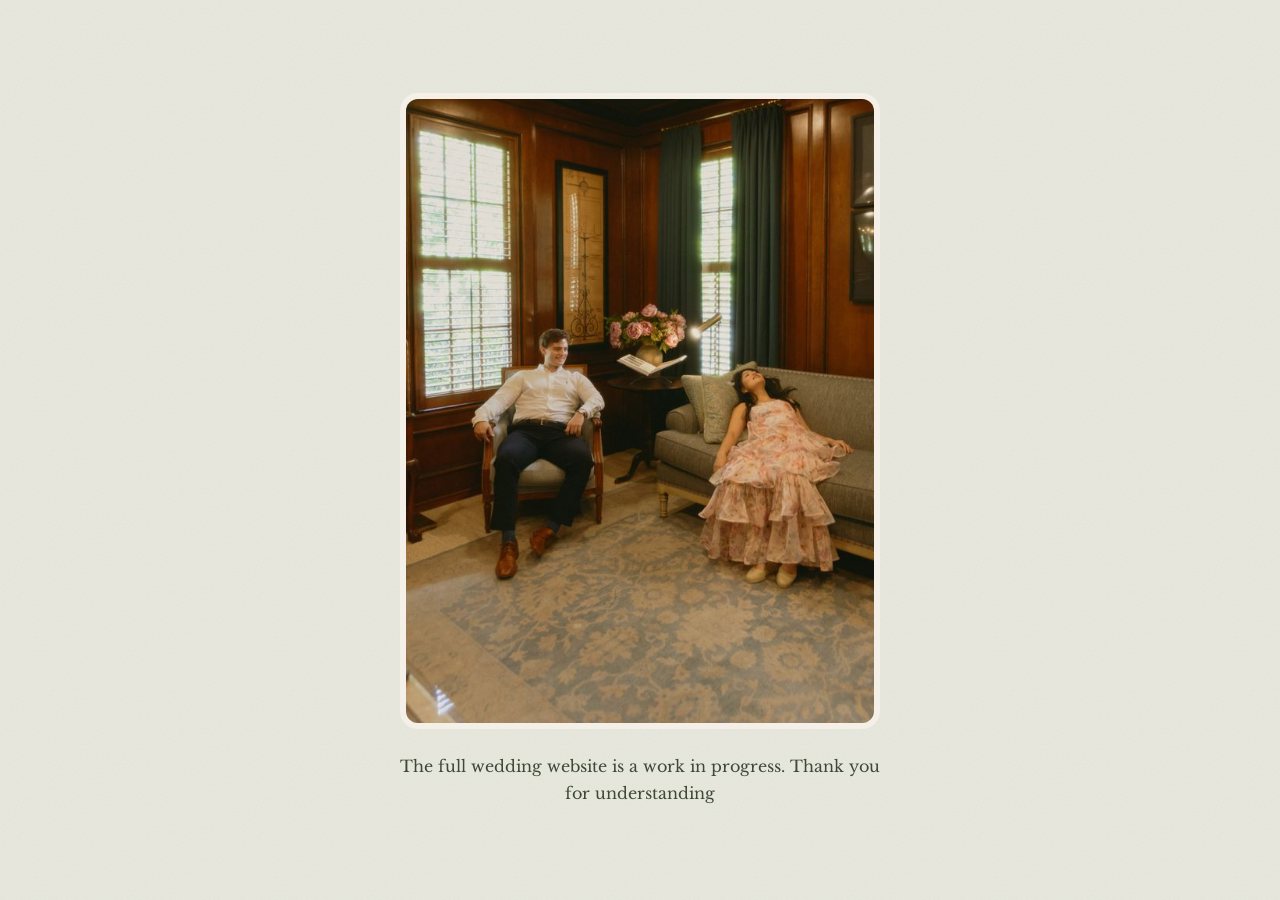
<file: index.html>
<!doctype html>
<html lang="en">
<head>
<meta charset="utf-8">
<meta name="viewport" content="width=device-width, initial-scale=1">
<meta name="robots" content="noindex">
<title>Trisa &amp; Charles · June 26, 2027</title>
<meta name="description" content="The full wedding website is a work in progress. Thank you for understanding">
<meta property="og:title" content="Trisa &amp; Charles · June 26, 2027">
<meta property="og:description" content="The full wedding website is a work in progress. Thank you for understanding">
<meta property="og:image" content="https://trisaandcharleswedding.com/assets/img/armchair.jpg">
<meta property="og:url" content="https://trisaandcharleswedding.com/">
<link rel="icon" href="/assets/favicon.svg?v=mangosteen" type="image/svg+xml">
<link rel="preconnect" href="https://fonts.googleapis.com">
<link rel="preconnect" href="https://fonts.gstatic.com" crossorigin>
<link href="https://fonts.googleapis.com/css2?family=Libre+Baskerville:wght@400&amp;display=swap" rel="stylesheet">
<link rel="stylesheet" href="/style.css">
</head>
<body class="placeholder-page">
<main class="placeholder-content">
  <img class="placeholder-photo"
       src="/assets/img/armchair.jpg"
       srcset="/assets/img/armchair-800.jpg 600w, /assets/img/armchair.jpg 1200w"
       sizes="(max-width: 528px) calc(100vw - 48px), 480px"
       width="1200" height="1600" fetchpriority="high"
       alt="Charles sitting in an armchair beside Trisa reclining on a sofa">
  <p>The full wedding website is a work in progress. Thank you for understanding</p>
</main>
</body>
</html>
</file>
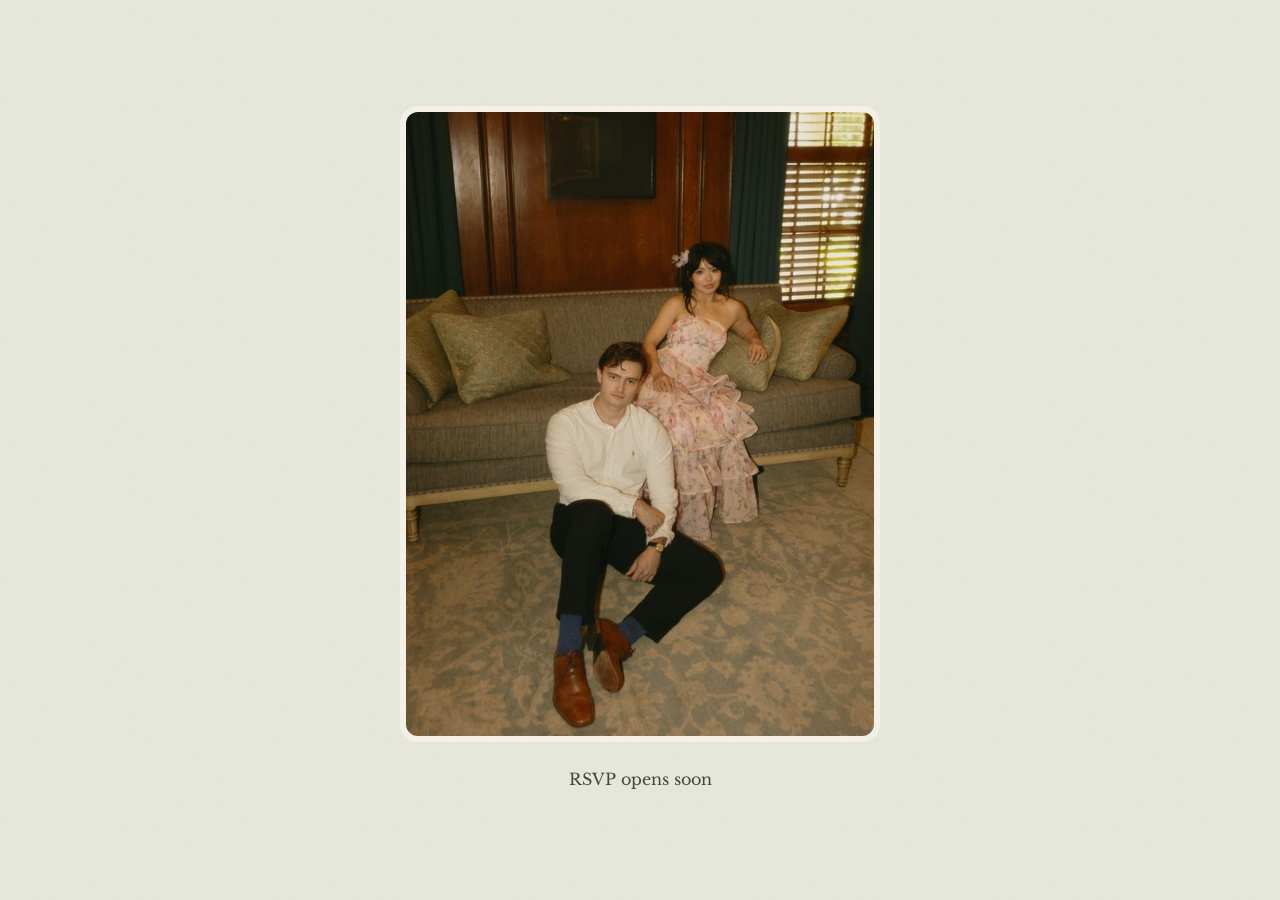
<file: rsvp/index.html>
<!doctype html>
<html lang="en">
<head>
<meta charset="utf-8">
<meta name="viewport" content="width=device-width, initial-scale=1">
<meta name="robots" content="noindex">
<title>RSVP · Trisa &amp; Charles</title>
<meta name="description" content="RSVP opens soon">
<meta property="og:title" content="RSVP · Trisa &amp; Charles">
<meta property="og:description" content="RSVP opens soon">
<meta property="og:image" content="https://trisaandcharleswedding.com/assets/img/sofa.jpg">
<meta property="og:url" content="https://trisaandcharleswedding.com/rsvp/">
<link rel="icon" href="/assets/favicon.svg?v=mangosteen" type="image/svg+xml">
<link rel="preconnect" href="https://fonts.googleapis.com">
<link rel="preconnect" href="https://fonts.gstatic.com" crossorigin>
<link href="https://fonts.googleapis.com/css2?family=Libre+Baskerville:wght@400&amp;display=swap" rel="stylesheet">
<link rel="stylesheet" href="/style.css">
</head>
<body class="placeholder-page">
<main class="placeholder-content">
  <img class="placeholder-photo"
       src="/assets/img/sofa.jpg"
       srcset="/assets/img/sofa-800.jpg 600w, /assets/img/sofa.jpg 1200w"
       sizes="(max-width: 528px) calc(100vw - 48px), 480px"
       width="1200" height="1600" fetchpriority="high"
       alt="Charles seated on the floor in front of Trisa on a sofa">
  <p>RSVP opens soon</p>
</main>
</body>
</html>
</file>
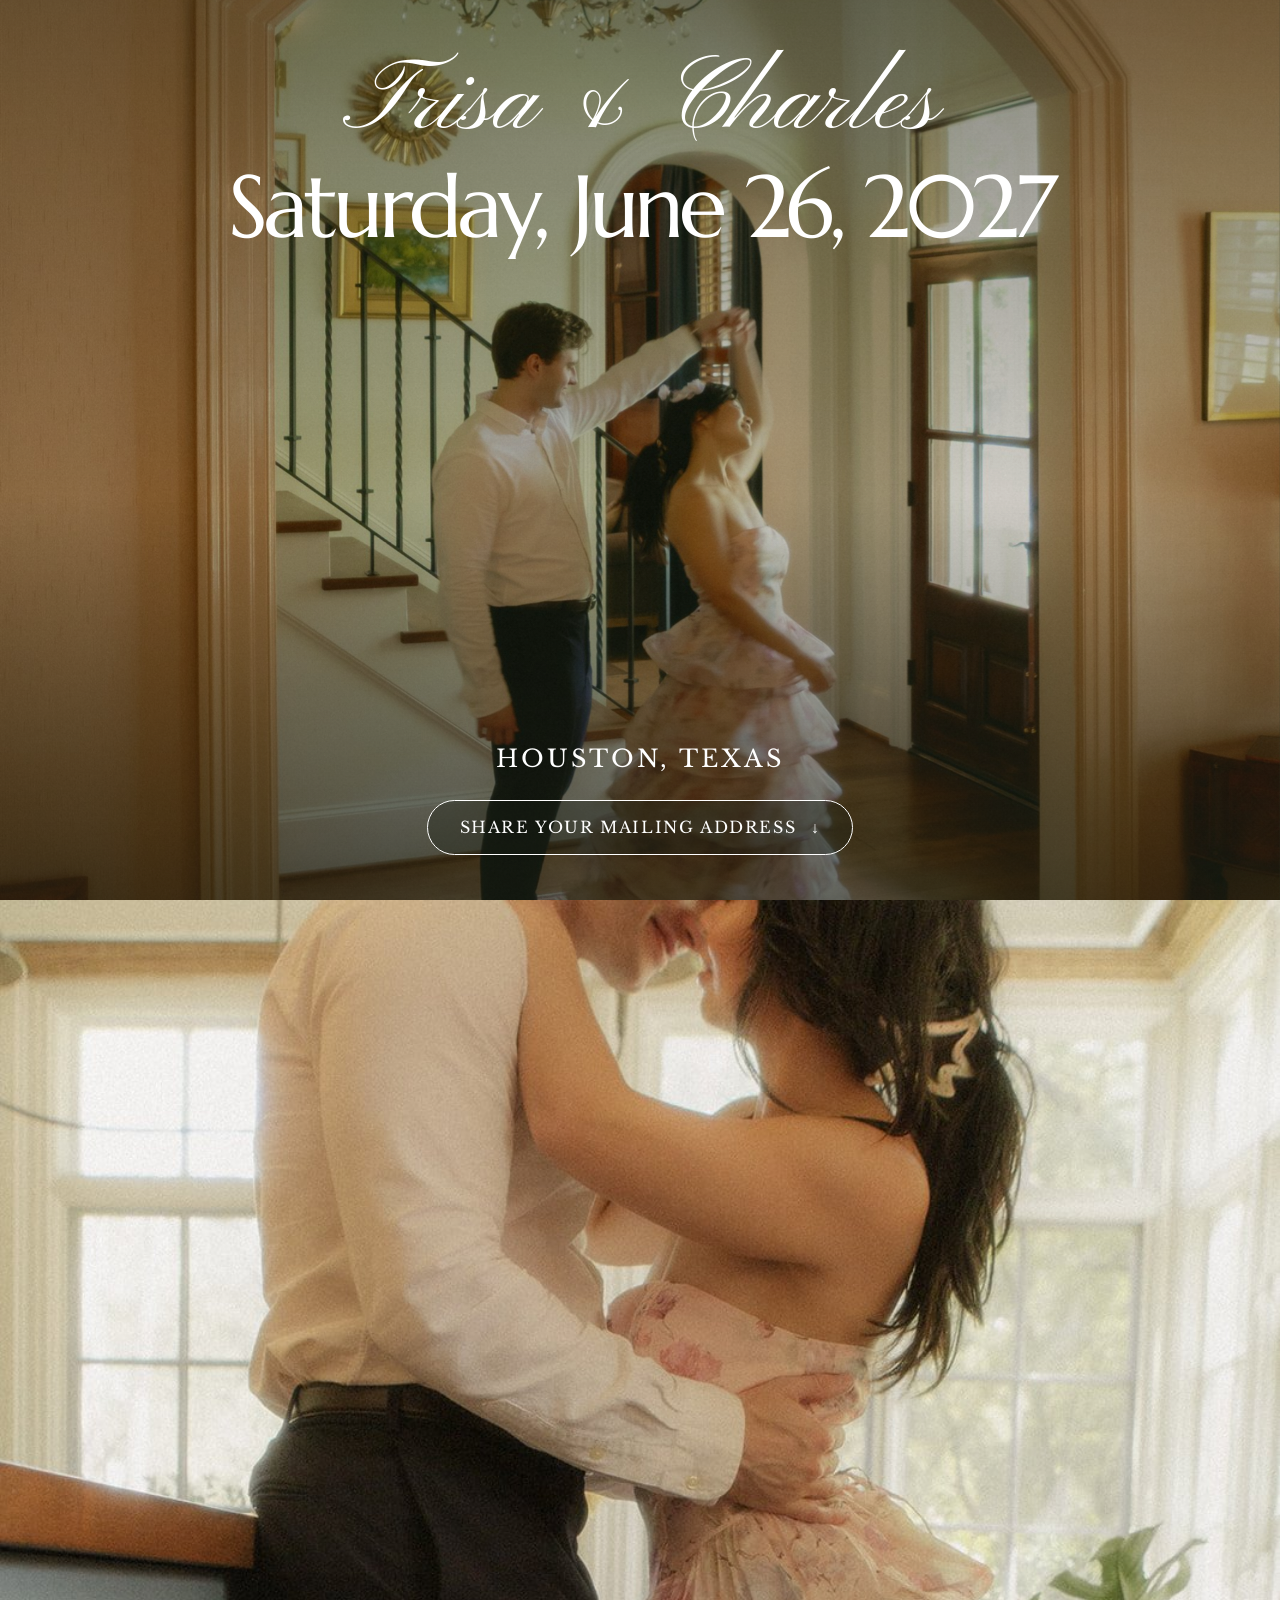
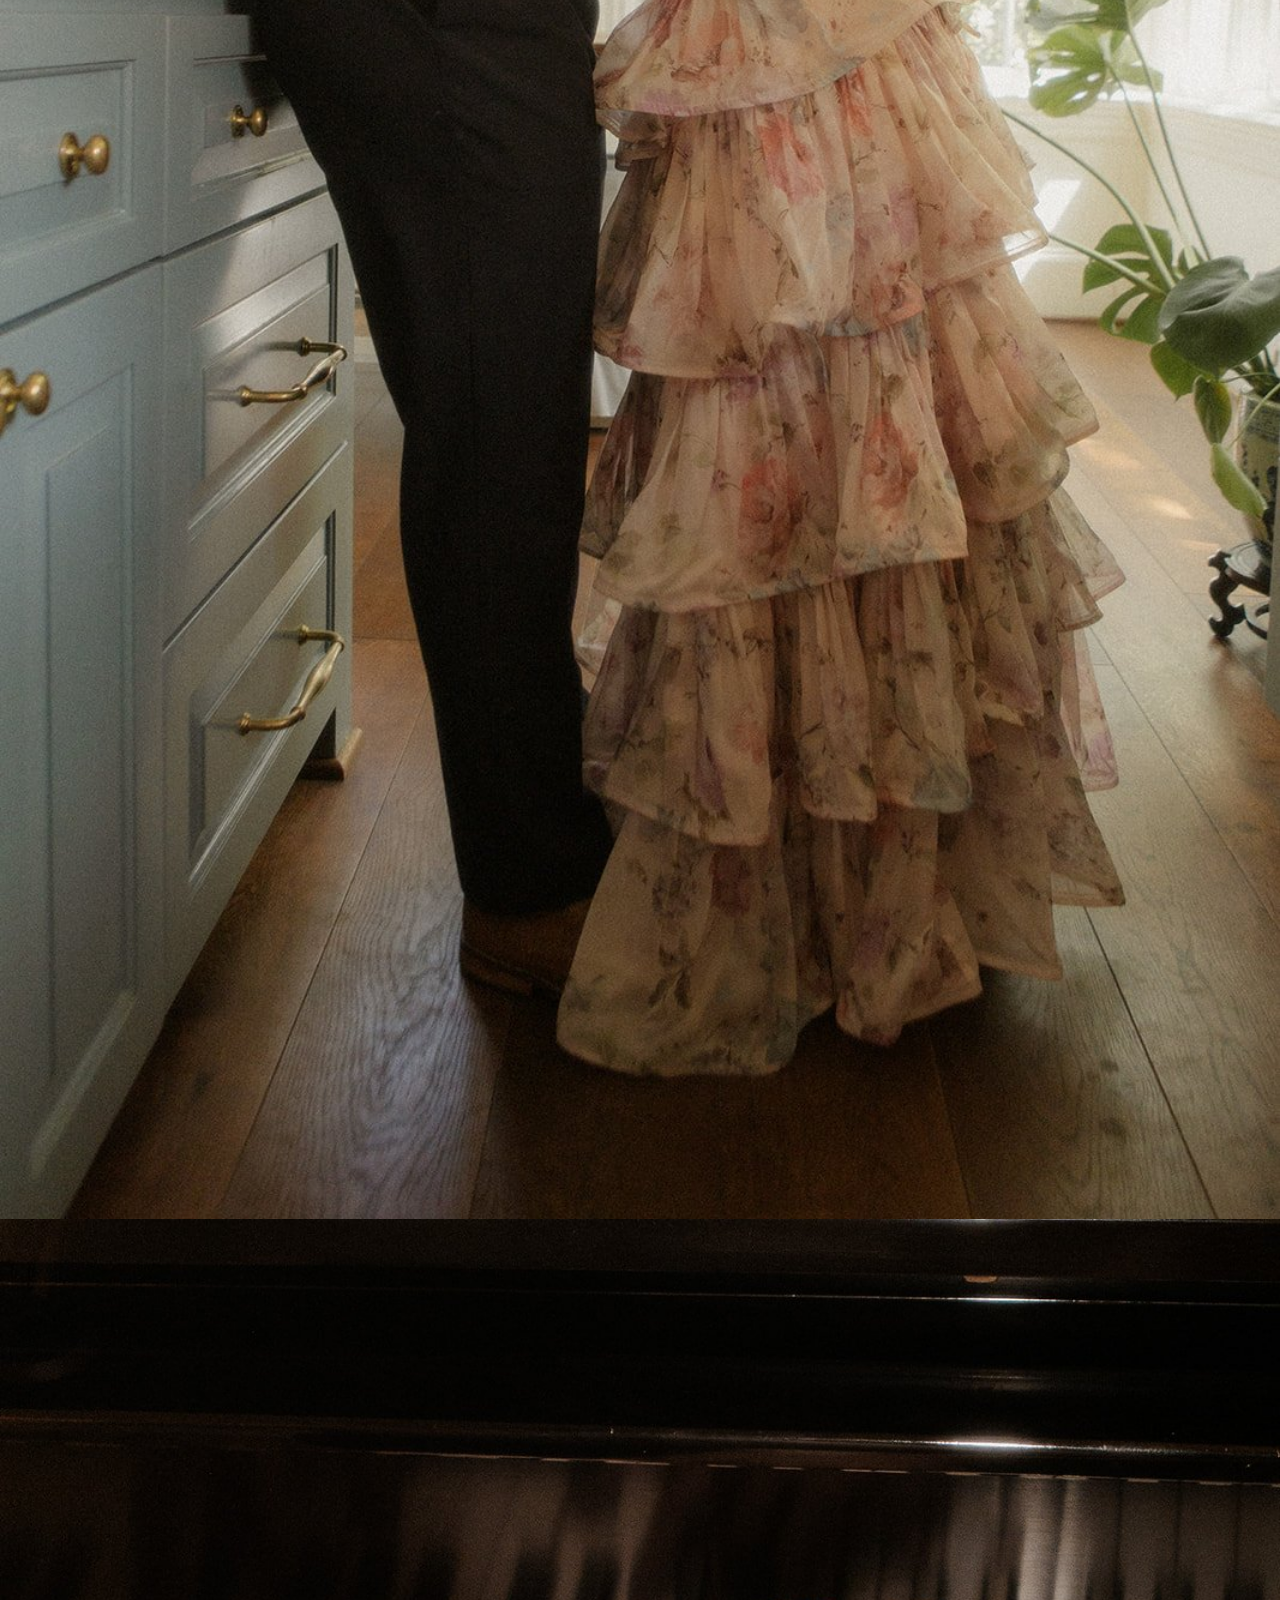
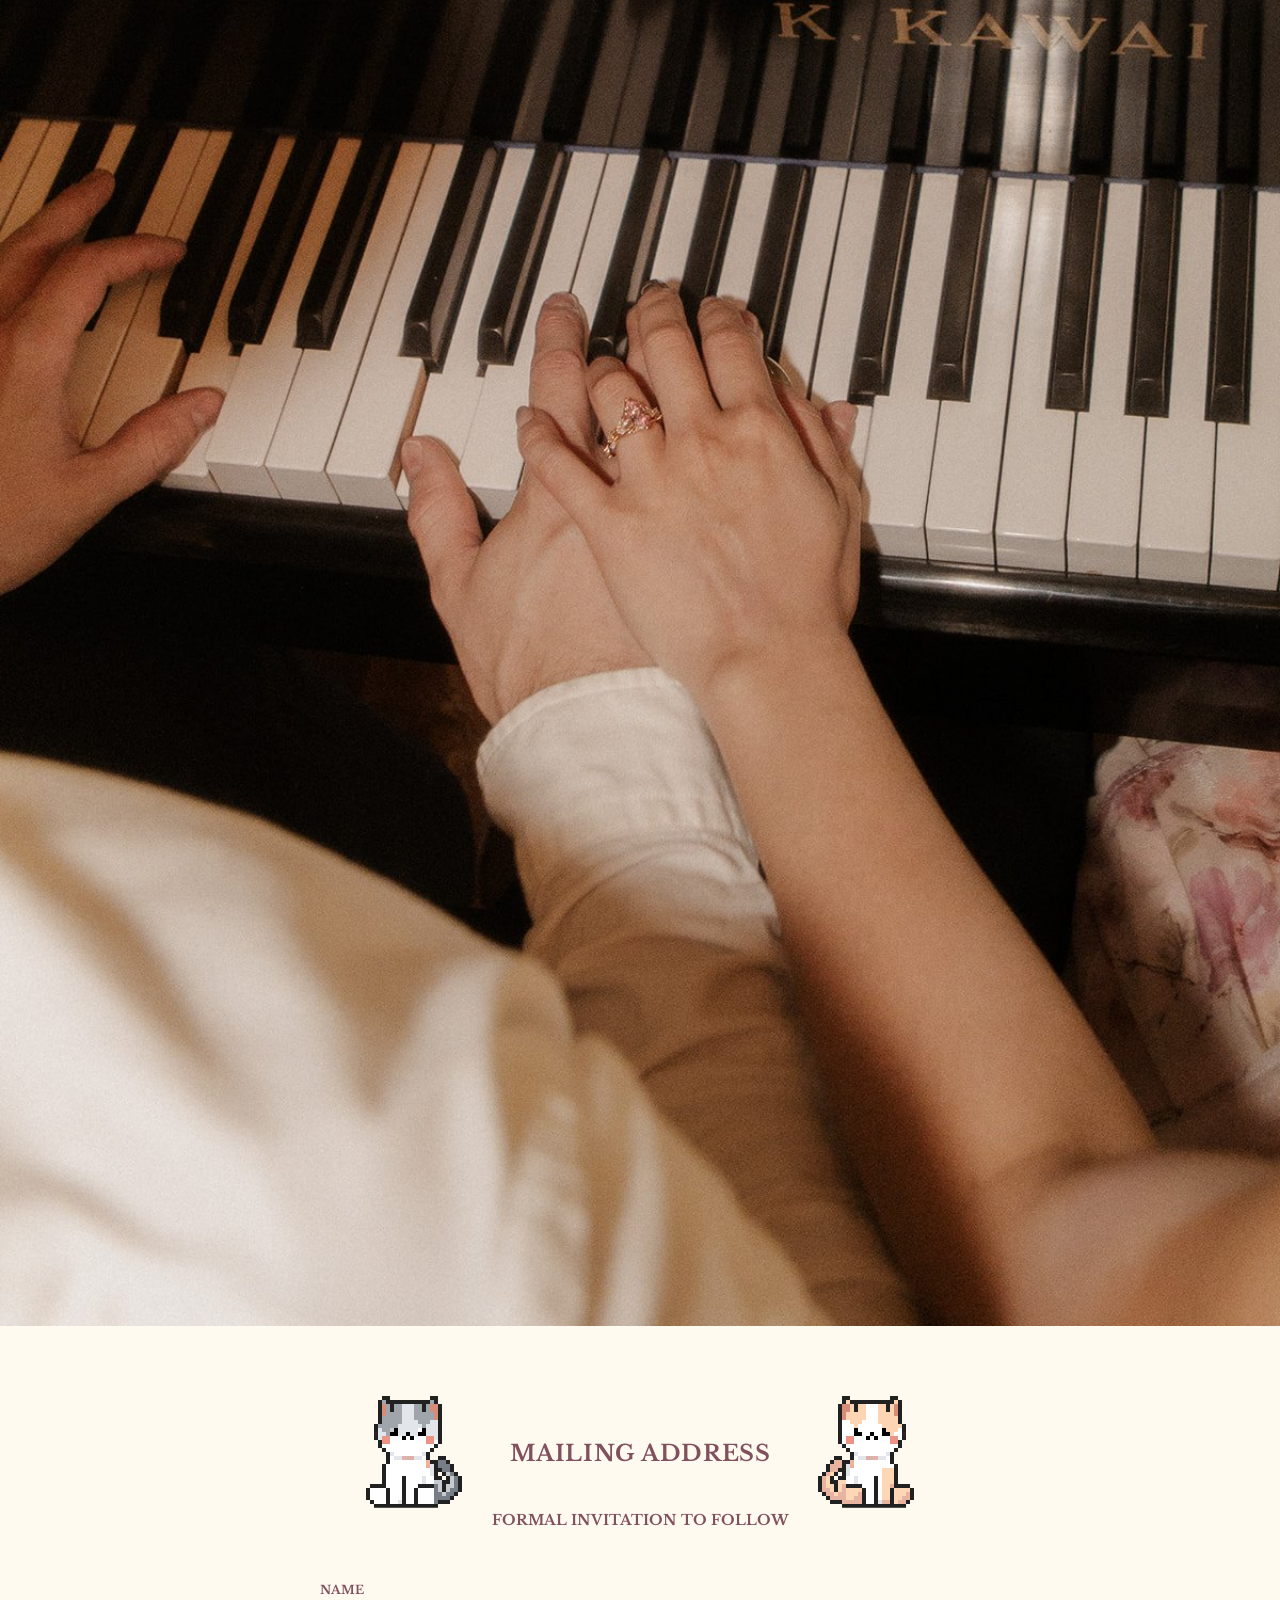
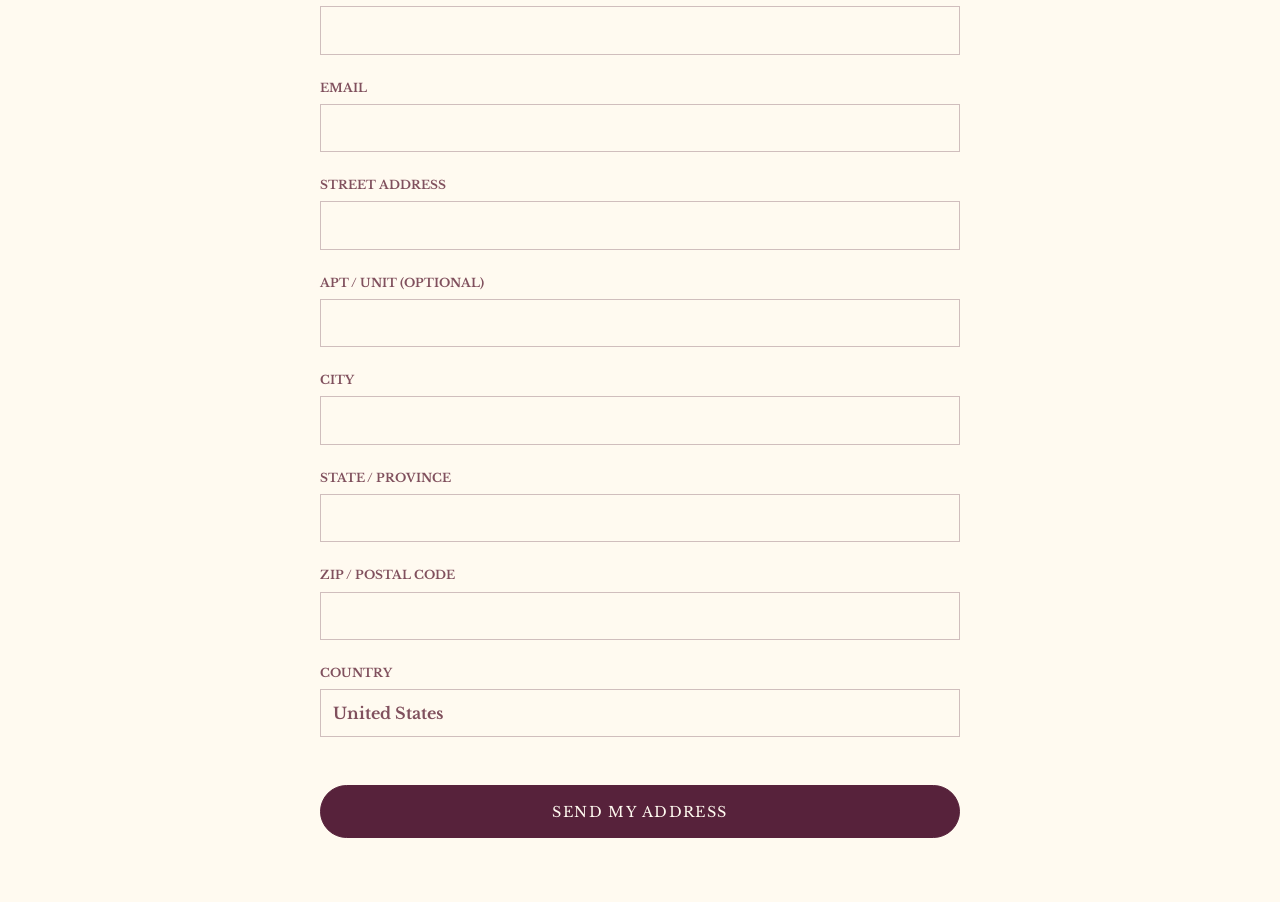
<file: save-the-date/index.html>
<!doctype html>
<html lang="en" data-layout="curtain" data-form-style="paper">
<head>
<meta charset="utf-8">
<meta name="viewport" content="width=device-width, initial-scale=1">
<meta name="robots" content="noindex">
<title>Save the Date · Trisa &amp; Charles</title>
<meta name="description" content="Trisa and Charles are getting married June 26, 2027 in Houston, TX. Share your mailing address so we can send your wedding invitation.">
<meta property="og:title" content="Save the Date · Trisa &amp; Charles">
<meta property="og:description" content="June 26, 2027 · Houston, TX. Share your mailing address for your wedding invitation.">
<meta property="og:image" content="https://trisaandcharleswedding.com/assets/img/save-the-date-dance.jpg">
<meta property="og:url" content="https://trisaandcharleswedding.com/save-the-date/">
<script>
  document.documentElement.classList.add('js');
  document.documentElement.classList.toggle('is-address-entry', location.hash === '#address');
</script>
<link rel="icon" href="/assets/favicon.svg?v=mangosteen" type="image/svg+xml">
<link rel="preconnect" href="https://fonts.googleapis.com">
<link rel="preconnect" href="https://fonts.gstatic.com" crossorigin>
<link href="https://fonts.googleapis.com/css2?family=Libre+Baskerville:wght@400;700&amp;family=Marcellus&amp;family=Pinyon+Script&amp;family=Press+Start+2P&amp;display=swap" rel="stylesheet">
<link rel="stylesheet" href="/style.css">
<link rel="stylesheet" href="/save-the-date/save-the-date.css">
<script src="/script.js" defer></script>
<script src="/save-the-date/save-the-date.js" defer></script>
<script src="/save-the-date/mangosteen.js" defer></script>
</head>
<body class="entrance-page">
<a class="skip-link" href="#address">Skip to address form</a>
<div class="curtain-intro" aria-hidden="true">
  <div class="curtain-half curtain-left" aria-hidden="true"></div>
  <div class="curtain-half curtain-right" aria-hidden="true"></div>
  <div class="curtain-title-wrap">
    <p class="announcement-label"><span>Together with our families,</span> <span>we invite you to</span></p>
    <p class="curtain-title" aria-hidden="true"><span>Save</span> <span>the</span> <span>Date</span></p>
  </div>
</div>
<main id="main">
  <h1 class="visually-hidden">Save the Date · Trisa &amp; Charles</h1>
  <section class="entrance-hero" aria-label="Wedding announcement" tabindex="-1">
    <div class="entrance-photo">
      <img class="entrance-image"
           src="/assets/img/save-the-date-dance.jpg"
           srcset="/assets/img/save-the-date-dance-900.jpg 900w, /assets/img/save-the-date-dance.jpg 1800w"
           sizes="100vw" width="1800" height="2400" fetchpriority="high"
           alt="Charles twirling Trisa beneath an arched doorway">
      <div class="entrance-photo-copy">
        <p class="entrance-names">Trisa &amp; Charles</p>
        <time class="entrance-date" datetime="2027-06-26">
          <span>Saturday,</span>
          <span>June 26, 2027</span>
        </time>
        <div class="entrance-photo-bottom">
          <p class="entrance-city">Houston, Texas</p>
          <a class="btn entrance-address-link" href="#address">Share your mailing address <span aria-hidden="true">&darr;</span></a>
        </div>
      </div>
      <p class="entrance-photo-error" role="alert" hidden>The photograph could not load. Please refresh to try again.</p>
    </div>
  </section>

  <section class="entrance-gallery-photo" aria-label="Engagement portrait">
    <img class="entrance-gallery-image"
         src="/assets/img/save-the-date-embrace.jpg"
         srcset="/assets/img/save-the-date-embrace-640.jpg 640w, /assets/img/save-the-date-embrace.jpg 1067w"
         sizes="100vw" width="1067" height="1600" loading="lazy" decoding="async"
         alt="Trisa and Charles embracing beside sunlit windows">
    <p class="entrance-gallery-error" role="alert" hidden>The photograph could not load. Please refresh to try again.</p>
  </section>

  <section class="entrance-gallery-photo" aria-label="Engagement ring at the piano">
    <img class="entrance-gallery-image"
         src="/assets/img/save-the-date-piano.jpg"
         srcset="/assets/img/save-the-date-piano-640.jpg 640w, /assets/img/save-the-date-piano.jpg 1200w"
         sizes="100vw" width="1200" height="1600" loading="lazy" decoding="async"
         alt="Trisa's engagement ring as her hand rests over Charles's at the piano">
    <p class="entrance-gallery-error" role="alert" hidden>The photograph could not load. Please refresh to try again.</p>
  </section>

  <section class="entrance-address" id="address" aria-labelledby="address-title" tabindex="-1" data-mangosteens>
    <div class="mangosteen-field" aria-hidden="true"></div>
    <div class="entrance-form">
        <form data-form="address" aria-labelledby="address-title">
          <div class="address-heading">
            <button class="address-cat address-cat-gray" type="button" aria-label="Tofu, the gray cat" aria-expanded="false" aria-controls="tofu-greeting" disabled>
              <span class="cat-speech" id="tofu-greeting" role="status" hidden>tofu ~</span>
            </button>
            <h2 id="address-title">Mailing Address</h2>
            <button class="address-cat address-cat-orange" type="button" aria-label="Miso, the orange cat" aria-expanded="false" aria-controls="miso-greeting" disabled>
              <span class="cat-speech" id="miso-greeting" role="status" hidden>miso ~</span>
            </button>
          </div>
          <p class="entrance-form-intro">Formal invitation to follow</p>
          <input type="hidden" name="form" value="address">
          <div class="hp" aria-hidden="true"><label>Leave this empty <input type="text" name="website" tabindex="-1" autocomplete="off"></label></div>

          <div class="field"><label for="name">Name</label>
            <input id="name" name="name" type="text" required autocomplete="name"></div>
          <div class="field"><label for="email">Email</label>
            <input id="email" name="email" type="email" required autocomplete="email"></div>
          <div class="field"><label for="address1">Street address</label>
            <input id="address1" name="address1" type="text" required autocomplete="address-line1"></div>
          <div class="field"><label for="address2">Apt / Unit (optional)</label>
            <input id="address2" name="address2" type="text" autocomplete="address-line2"></div>
          <div class="field"><label for="city">City</label>
            <input id="city" name="city" type="text" required autocomplete="address-level2"></div>
          <div class="field"><label for="state">State / Province</label>
            <input id="state" name="state" type="text" required autocomplete="address-level1"></div>
          <div class="field"><label for="zip">ZIP / Postal code</label>
            <input id="zip" name="zip" type="text" required autocomplete="postal-code"></div>
          <div class="field"><label for="country">Country</label>
            <input id="country" name="country" type="text" required autocomplete="country-name" value="United States"></div>

          <button class="btn" type="submit" aria-live="polite" disabled>Send my address</button>
          <p class="submission-status" data-backend-status role="status">Address collection is being set up. Please check back soon.</p>
          <p class="error" role="alert" hidden>Something went wrong. Please try again or email us at <a href="mailto:charlesbneal2@gmail.com">charlesbneal2@gmail.com</a>.</p>
        </form>
        <div class="thanks address-thanks" role="status" aria-labelledby="address-confirmation address-confirmation-detail" tabindex="-1" hidden>
          <button class="address-thanks-back" type="button" data-address-back aria-label="Back to wedding announcement">
            <svg viewBox="3 0 24 24" width="36" height="36" fill="none" stroke="currentColor" stroke-width="3" stroke-linecap="round" stroke-linejoin="round" aria-hidden="true" focusable="false"><path d="m15 5-7 7 7 7"/></svg>
          </button>
          <div class="address-thanks-content">
            <div class="address-thanks-heading">
              <span class="address-thanks-cat" aria-hidden="true"><img src="/assets/img/cat-gray-dance.png" width="128" height="32" alt=""></span>
              <p class="address-thanks-title" id="address-confirmation">Thank you!</p>
              <span class="address-thanks-cat address-thanks-cat-orange" aria-hidden="true"><img src="/assets/img/cat-orange-dance.png" width="128" height="32" alt=""></span>
            </div>
            <p id="address-confirmation-detail">We have received your information.</p>
          </div>
        </div>
    </div>
  </section>
</main>

</body>
</html>
</file>
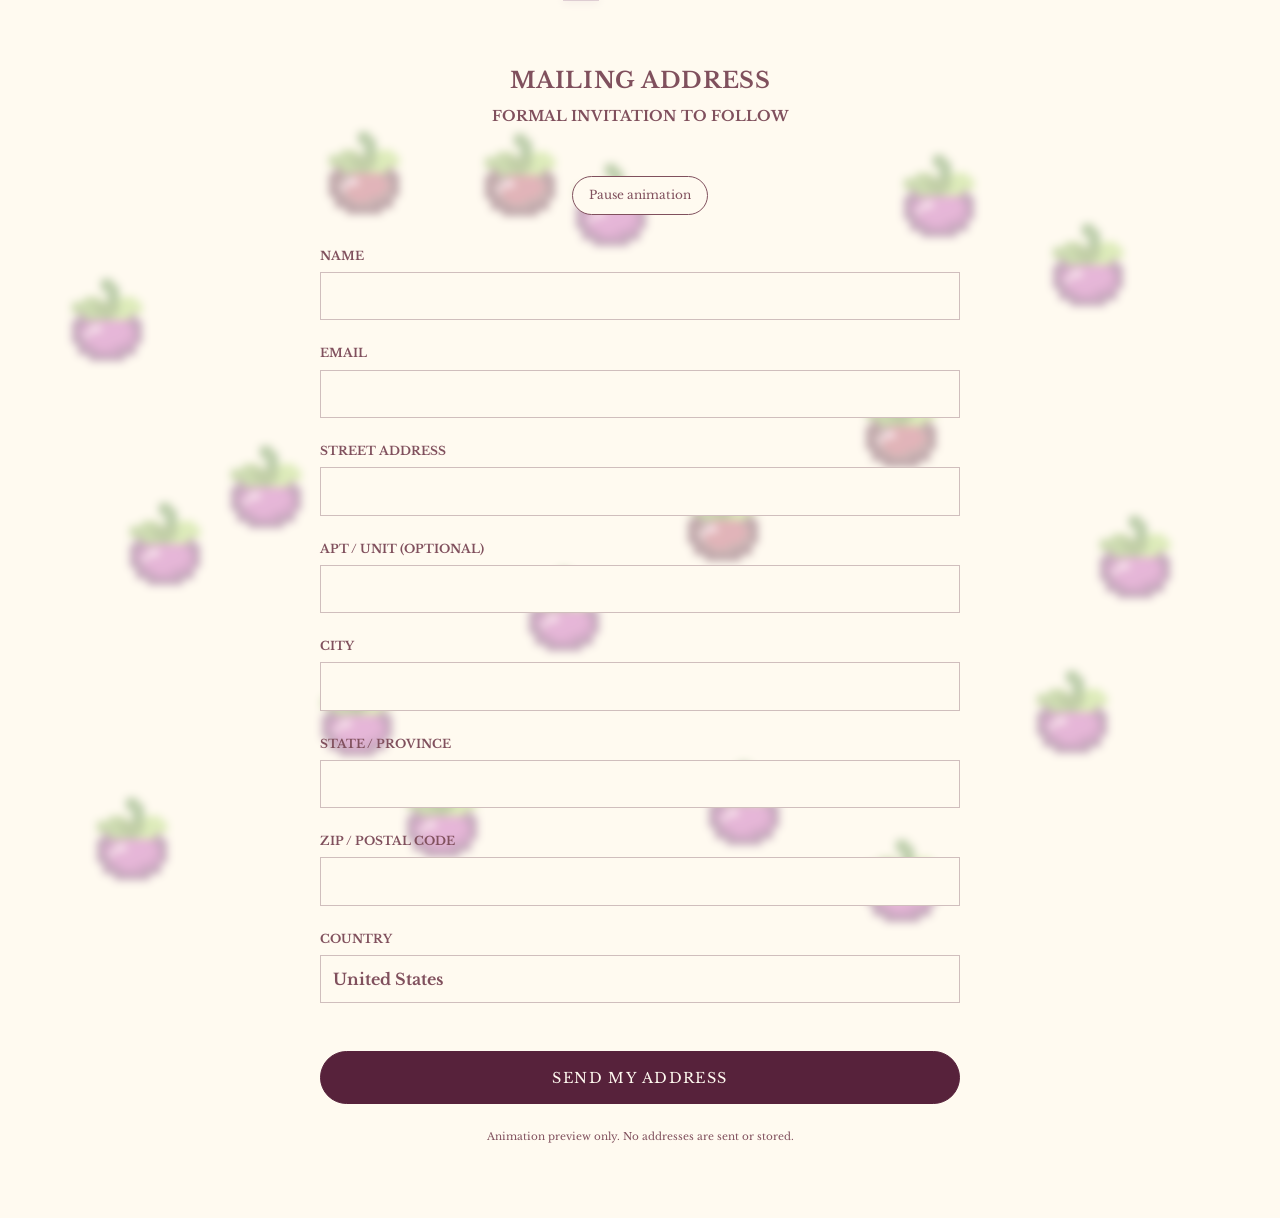
<file: save-the-date/mangosteen-preview.html>
<!doctype html>
<html lang="en">
<head>
<meta charset="utf-8">
<meta name="viewport" content="width=device-width, initial-scale=1">
<meta name="robots" content="noindex, nofollow">
<title>Mangosteen animation preview</title>
<link rel="icon" href="/assets/favicon.svg" type="image/svg+xml">
<link rel="preconnect" href="https://fonts.googleapis.com">
<link rel="preconnect" href="https://fonts.gstatic.com" crossorigin>
<link href="https://fonts.googleapis.com/css2?family=Libre+Baskerville:wght@400;700&amp;display=swap" rel="stylesheet">
<link rel="stylesheet" href="/style.css">
<link rel="stylesheet" href="/save-the-date/save-the-date.css">
<style>
.preview-note { padding: .5rem; background: var(--form-paper); }
</style>
<script src="/save-the-date/mangosteen.js" defer></script>
</head>
<body class="entrance-page mangosteen-preview">
<main class="entrance-address" id="animation-stage" data-mangosteens>
  <div class="mangosteen-field" aria-hidden="true"></div>
  <div class="entrance-form">
    <form aria-labelledby="address-title" aria-describedby="preview-status">
      <h2 id="address-title">Mailing Address</h2>
      <p class="entrance-form-intro">Formal invitation to follow</p>
      <div class="mangosteen-controls">
        <button class="mangosteen-toggle" type="button" aria-pressed="false" hidden>Pause animation</button>
      </div>
      <div class="field"><label for="name">Name</label>
        <input id="name" type="text" autocomplete="off"></div>
      <div class="field"><label for="email">Email</label>
        <input id="email" type="email" autocomplete="off"></div>
      <div class="field"><label for="address1">Street address</label>
        <input id="address1" type="text" autocomplete="off"></div>
      <div class="field"><label for="address2">Apt / Unit (optional)</label>
        <input id="address2" type="text" autocomplete="off"></div>
      <div class="field"><label for="city">City</label>
        <input id="city" type="text" autocomplete="off"></div>
      <div class="field"><label for="state">State / Province</label>
        <input id="state" type="text" autocomplete="off"></div>
      <div class="field"><label for="zip">ZIP / Postal code</label>
        <input id="zip" type="text" autocomplete="off"></div>
      <div class="field"><label for="country">Country</label>
        <input id="country" type="text" autocomplete="off" value="United States"></div>
      <button class="btn" type="submit" disabled>Send my address</button>
      <p class="submission-status preview-note" id="preview-status" role="status">Animation preview only. No addresses are sent or stored.</p>
    </form>
  </div>
</main>
<script>
document.querySelector('form').addEventListener('submit', event => event.preventDefault());
const previewMotion = window.matchMedia('(prefers-reduced-motion: reduce)');
function updatePreviewStatus() {
  document.querySelector('#preview-status').textContent = previewMotion.matches
    ? 'Animation preview only. Reduced motion is enabled; artwork is static. No addresses are sent or stored.'
    : 'Animation preview only. No addresses are sent or stored.';
}
previewMotion.addEventListener('change', updatePreviewStatus);
updatePreviewStatus();
</script>
</body>
</html>
</file>
<file: style.css>
:root {
  --blush: #ebd8d5;
  --paper: #f5f0e7;
  --sage: #dce1d2;
  --gallery-surface: #e8e9df;
  --pond: #dce1d2;
  --olive: #56633d;
  --ink: #3d4936;
  --rose: #714b55;
  --line: #a9ae99;
  --font-display: 'Pinyon Script', 'Brush Script MT', cursive;
  --font-body: 'Libre Baskerville', Georgia, serif;
}

* { box-sizing: border-box; }
html { scroll-behavior: smooth; }
body {
  margin: 0;
  background: var(--sage);
  color: var(--ink);
  font: 400 1.05rem/1.7 var(--font-body);
}
body, .day-section, .gallery-section, .card, .footer {
  background-image: url(/assets/paper-grain.svg);
}
.hero, .day-section, .card:not(.card-dark) {
  position: relative;
  isolation: isolate;
}
.day-section::before, .card:not(.card-dark)::before {
  --frame-width: 56px;
  content: "";
  position: absolute;
  inset: 8px;
  z-index: -1;
  border: var(--frame-width) solid transparent;
  border-image: url(/assets/embossed-frame.svg) 96 / var(--frame-width) / 0 round;
  pointer-events: none;
}
.card:not(.card-dark)::before { --frame-width: 24px; }
img { max-width: 100%; height: auto; display: block; }
.placeholder-page {
  display: grid;
  place-items: center;
  min-height: 100vh;
  min-height: 100svh;
  padding: clamp(24px, 4vw, 48px);
  background-color: var(--gallery-surface);
}
.placeholder-content {
  display: grid;
  gap: 1.5rem;
  width: min(100%, 480px);
  text-align: center;
}
.placeholder-photo {
  width: 100%;
  border: 6px solid var(--paper);
  border-radius: 18px;
}
.placeholder-content p { margin: 0; font-size: 1rem; }
a { color: inherit; text-underline-offset: .25em; }
button, input, textarea { font: inherit; }
:focus-visible { outline: 3px solid var(--rose); outline-offset: 5px; }
[hidden] { display: none !important; }

.skip-link {
  position: absolute;
  top: 8px;
  left: 8px;
  z-index: 5;
  padding: .6rem 1rem;
  background-color: var(--paper);
  transform: translateY(-160%);
}
.skip-link:focus { transform: none; }
.site-header {
  display: grid;
  grid-template-columns: 1fr auto 1fr;
  align-items: center;
  gap: 1.5rem;
  max-width: 1600px;
  margin: auto;
  padding: 1.8rem 4vw;
}
.brand {
  font: 400 clamp(2rem, 3vw, 2.8rem)/1.3 var(--font-display);
  text-decoration: none;
  white-space: nowrap;
}
.brand em { color: var(--rose); font-style: normal; }
.header-date { justify-self: end; font-size: .8rem; letter-spacing: .12em; }
.nav { display: flex; flex-wrap: wrap; align-items: center; gap: .5rem 1.25rem; }
.nav a {
  font-size: .8rem;
  letter-spacing: .08em;
  text-transform: uppercase;
  text-decoration: none;
  padding: .4rem 0;
  border-bottom: 1px solid transparent;
}
.nav a:hover, .nav a[aria-current] { border-bottom-color: var(--rose); color: var(--rose); }
.home-page .site-header {
  position: absolute;
  inset: 0 0 auto;
  z-index: 2;
  width: 100%;
  color: #fff;
}
.home-page .brand em { color: inherit; }
.home-page .nav a:hover, .home-page .nav a[aria-current] {
  border-bottom-color: currentColor;
  color: inherit;
}
.home-page .site-header :focus-visible { outline-color: #fff; }
.eyebrow {
  font-size: .8rem;
  text-transform: uppercase;
  letter-spacing: .16em;
  line-height: 1.7;
}
.accent { color: var(--olive); }
.small { font-size: .95rem; letter-spacing: .02em; margin: 1rem 0; }
h1, h2, p { overflow-wrap: break-word; }
h1, h2 { font-weight: 400; }
h2, .heading {
  font: 400 clamp(2.6rem, 4.5vw, 3.8rem)/1.35 var(--font-display);
  margin: 0 0 1.25rem;
}

.hero {
  display: grid;
  grid-template-columns: minmax(0, 1fr);
  align-items: center;
  justify-items: center;
  width: 100%;
  min-height: 100vh;
  min-height: 100svh;
  margin: 0;
  padding: 9rem 5vw 4rem;
  overflow: hidden;
  background-color: var(--ink);
  color: #fff;
}
.hero-backdrop { position: absolute; inset: 0; z-index: -3; pointer-events: none; }
.hero-backdrop img {
  width: 100%;
  height: 100%;
  object-fit: cover;
  object-position: center 42%;
  filter: blur(3px);
  transform: scale(1.025);
}
.hero::after {
  content: "";
  position: absolute;
  inset: 0;
  z-index: -2;
  background: linear-gradient(180deg, rgb(29 39 27 / 64%), rgb(29 39 27 / 69%) 55%, rgb(29 39 27 / 64%));
  pointer-events: none;
}
.hero-copy { width: 100%; max-width: 760px; text-align: center; text-shadow: 0 2px 20px rgb(0 0 0 / 20%); }
.hero-copy .lotus { width: 76px; filter: brightness(0) invert(1); }
.hero-copy .btn { background: transparent; border-color: #fff; color: #fff; text-shadow: none; }
.hero-copy .btn:hover { background: var(--paper); border-color: var(--paper); color: var(--ink); }
.hero-copy :focus-visible { outline-color: #fff; }
.lotus { width: 90px; margin: 0 auto 1.5rem; }
.hero-names {
  margin: 1.5rem 0;
  font: 400 clamp(4rem, 7vw, 6.75rem)/1.1 var(--font-display);
  letter-spacing: 0;
}
.hero-names span { display: block; }
.hero-names .amp {
  font: 400 .55em/1 var(--font-display);
  letter-spacing: 0;
  margin: .15em 0;
}
.hero-copy .date { margin: 1.6rem 0; }
.hero-note { margin: 1.2rem auto 0; max-width: 30rem; }
.wedding-banner {
  position: relative;
  overflow: hidden;
  padding: .12em 0 .24em;
  color: var(--rose);
  border-top: 1px solid rgb(113 75 85 / 22%);
  font: 400 clamp(4rem, 11vw, 10rem)/1.1 var(--font-body);
  letter-spacing: -.04em;
  white-space: nowrap;
}
.wedding-banner-track {
  display: flex;
  width: max-content;
  animation: wedding-scroll 26s linear infinite;
}
.wedding-banner-group {
  display: flex;
  flex-shrink: 0;
  justify-content: space-around;
  min-width: 100vw;
  gap: .25em;
  padding-right: .25em;
}
.wedding-banner.is-paused .wedding-banner-track { animation-play-state: paused; }
.wedding-banner span { flex-shrink: 0; }
.wedding-banner b { font-weight: 400; color: var(--olive); padding: 0 .15em; }
.banner-toggle {
  position: absolute;
  right: 1rem;
  bottom: .4rem;
  padding: .3rem .6rem;
  border: 1px solid var(--rose);
  border-radius: 999px;
  background: var(--blush);
  color: var(--rose);
  font: 400 .75rem/1.4 var(--font-body);
  letter-spacing: .05em;
  cursor: pointer;
}
@keyframes wedding-scroll {
  to { transform: translateX(-50%); }
}
.day-section {
  display: grid;
  grid-template-columns: minmax(0, .9fr) minmax(0, 1fr);
  align-items: center;
  gap: clamp(2rem, 7vw, 8rem);
  padding: 6rem max(6vw, calc((100vw - 1200px) / 2));
  background-color: var(--paper);
}
.day-photo { margin: 0; max-width: 420px; width: 100%; justify-self: center; }
.day-photo img { width: 100%; aspect-ratio: 4 / 5; object-fit: cover; border-radius: 28px; }
.day-copy { max-width: 34rem; }
.day-copy h2 { font-size: clamp(3rem, 5vw, 5rem); }
.day-copy .eyebrow { color: var(--rose); }
.day-details { border-top: 1px solid var(--line); margin: 1.5rem 0 2rem; }
.day-details div { display: grid; grid-template-columns: 5rem 1fr; gap: 1rem; padding: 1rem 0; border-bottom: 1px solid var(--line); }
.day-details dt { font-size: .8rem; text-transform: uppercase; letter-spacing: .1em; }
.day-details dd { margin: 0; }
.gallery-section { background-color: var(--gallery-surface); padding: 5rem 5vw 6rem; text-align: center; }
.gallery-section > .eyebrow { color: var(--rose); }
.gallery { display: grid; grid-template-columns: repeat(4, minmax(0, 1fr)); gap: 1.5rem; max-width: 1300px; margin: 2.5rem auto 0; }
.gallery img { width: 100%; aspect-ratio: 3 / 4; object-fit: cover; border: 7px solid var(--paper); border-radius: 16px; }
.gallery img:nth-child(even) { margin-top: 2rem; }

.btn {
  display: inline-block;
  padding: .95rem 2rem;
  border: 1px solid var(--ink);
  border-radius: 999px;
  background: var(--ink);
  color: var(--paper);
  font: 400 .9rem/1.4 var(--font-body);
  letter-spacing: .1em;
  text-transform: uppercase;
  text-decoration: none;
  text-align: center;
  cursor: pointer;
  transition: background-color .18s, color .18s;
}
.btn:hover { background: var(--rose); border-color: var(--rose); }
.btn-outline { background: transparent; color: var(--ink); }
.btn-outline:hover { color: var(--paper); }
.btn:disabled { opacity: .6; cursor: wait; }
.date { font-weight: 400; letter-spacing: .07em; text-transform: uppercase; margin: 1.2rem 0 1.5rem; }
.wrap { max-width: 780px; margin: 0 auto; padding: 1.5rem 20px 3rem; }
.print { border: 8px solid var(--paper); }
.hero-img { width: 100%; max-height: 550px; object-fit: cover; object-position: center 30%; border-radius: 28px; }
.card {
  position: relative;
  background-color: var(--paper);
  margin: 2rem 0;
  padding: clamp(1.5rem, 5vw, 3rem);
  text-align: center;
  border: 1px solid var(--line);
  border-radius: 28px;
}
.card-dark { background-color: var(--ink); color: var(--paper); border-color: var(--ink); }
.card-dark .accent { color: var(--blush); }
.card-dark .btn { background: var(--blush); border-color: var(--blush); color: var(--ink); }
.card-dark .btn:hover { background: var(--paper); border-color: var(--paper); }
.card-dark :focus-visible { outline-color: var(--pond); }
.overlap { margin-top: -2rem; position: relative; z-index: 1; }
.names { font: 400 clamp(2.8rem, 8vw, 4.5rem)/1.35 var(--font-display); margin: .5rem 0; }
.names span { display: block; }
.address-card h2 { font-size: clamp(2rem, 5vw, 3rem); max-width: 15ch; margin: .5rem auto 1rem; }
.address-card > .small { max-width: 38ch; margin: 0 auto 2rem; }

form { text-align: left; }
.field { margin: 0 0 1.25rem; padding: 0; border: 0; min-width: 0; }
.field label, .field legend { display: block; font-size: 1rem; font-weight: 400; margin-bottom: .4rem; padding: 0; }
.field .opt { font-weight: 400; }
input[type=text], input[type=email], input[type=tel], input[type=number], textarea {
  width: 100%;
  min-width: 0;
  padding: .8rem;
  border: 1px solid var(--line);
  border-radius: 8px;
  background: var(--paper);
  color: var(--ink);
  font: inherit;
  font-size: 1rem;
}
textarea { min-height: 6rem; resize: vertical; }
.row { display: grid; grid-template-columns: minmax(0, 1fr) minmax(0, 1fr); gap: 12px; }
.choice { display: flex !important; align-items: center; gap: .6rem; font-weight: 400 !important; padding: .35rem 0; }
.choice input { width: 1.2rem; height: 1.2rem; accent-color: var(--rose); flex-shrink: 0; }
.hp { position: absolute; left: -9999px; width: 1px; height: 1px; overflow: hidden; }
.error { background: var(--blush); color: var(--ink); padding: .75rem 1rem; border-radius: 2px; margin: 1rem 0 0; }
form .btn { margin-top: .5rem; width: 100%; }
.thanks { text-align: center; }
.footer {
  --lace-height: 84px;
  position: relative;
  background-color: var(--ink);
  color: var(--paper);
  text-align: center;
  padding: 3rem 20px calc(var(--lace-height) + 2.5rem);
}
.footer::after {
  content: "";
  position: absolute;
  inset: auto 0 0;
  height: var(--lace-height);
  background: url(/assets/lace-border.svg) center bottom / auto var(--lace-height) repeat-x;
  opacity: .22;
  pointer-events: none;
}
.footer p { margin: .5rem 0; }
.footer .small { font-size: .85rem; }
.footer .lotus { width: 65px; filter: brightness(0) invert(1); opacity: .85; }

@media (max-width: 1000px) {
  .site-header { grid-template-columns: 1fr auto; }
  .brand { grid-column: 1; grid-row: 1; }
  .nav { grid-column: 2; grid-row: 1; }
  .header-date { display: none; }
}
@media (max-width: 700px) {
  .site-header { display: flex; flex-direction: column; gap: 1rem; padding: 1.5rem 20px 1rem; }
  .nav { justify-content: center; gap: 1.5rem; }
  .nav a { font-size: .8rem; }
  .hero { padding: 11rem 7vw 3rem; }
  .hero-backdrop img { object-position: center 40%; }
  .day-section::before { --frame-width: 20px; inset: 6px; }
  .card:not(.card-dark)::before { --frame-width: 18px; inset: 6px; }
  .hero-names { font-size: clamp(3.2rem, 13vw, 4.5rem); }
  .hero-copy .lotus { width: 70px; margin-bottom: 1rem; }
  .day-section { grid-template-columns: minmax(0, 1fr); padding: 3rem 7vw; gap: 2rem; }
  .day-photo { max-width: 320px; }
  .day-copy { text-align: center; }
  .day-details { text-align: left; }
  .gallery-section { padding: 3rem 6vw; }
  .gallery { grid-template-columns: repeat(2, minmax(0, 1fr)); gap: .75rem; margin-top: 2rem; }
  .gallery img { border-width: 5px; }
  .gallery img:nth-child(even) { margin-top: 1rem; }
  .wrap { padding-top: 1rem; }
}
@media (prefers-reduced-motion: reduce) {
  html { scroll-behavior: auto; }
  .btn { transition: none; }
  .wedding-banner-track { animation: none; }
  .banner-toggle { display: none; }
}
</file>
<file: save-the-date/save-the-date.css>
.entrance-page {
  --font-editorial: 'Marcellus', 'Times New Roman', serif;
  --form-paper: #fffaf0;
  --berry: #80505d;
  --button-purple: #57223b;
  background: var(--paper);
}

.visually-hidden {
  position: absolute;
  width: 1px;
  height: 1px;
  padding: 0;
  overflow: hidden;
  clip-path: inset(50%);
  white-space: nowrap;
}

.entrance-hero { position: sticky; top: 0; z-index: 0; display: grid; min-height: 100svh; overflow: clip; }
.curtain-intro { display: none; }

.entrance-photo {
  position: relative;
  min-width: 0;
  min-height: 100svh;
  overflow: hidden;
  isolation: isolate;
  container-type: inline-size;
  background: var(--ink);
  color: #fff;
  text-align: center;
}

.entrance-image {
  position: absolute;
  inset: 0;
  z-index: -2;
  width: 100%;
  height: 100%;
  object-fit: cover;
  object-position: center 35%;
}

.entrance-photo::after {
  content: "";
  position: absolute;
  inset: 0;
  z-index: -1;
  background: linear-gradient(180deg, rgb(24 30 20 / 46%), rgb(24 30 20 / 12%) 55%, rgb(24 30 20 / 60%));
  pointer-events: none;
}

.entrance-photo-copy {
  position: relative;
  display: flex;
  flex-direction: column;
  align-items: center;
  min-height: 100svh;
  padding: clamp(2rem, 5svh, 4rem) clamp(1.25rem, 4cqw, 4rem);
}

.entrance-names {
  margin: 0;
  font: 400 clamp(2.6rem, 8cqw, 6.5rem)/1.15 var(--font-display);
}

.entrance-date {
  display: block;
  width: 100cqw;
  margin: 0;
  padding: clamp(1rem, 2.5svh, 2rem) 0 clamp(1.5rem, 5svh, 3rem);
  color: inherit;
  font: 400 clamp(1.75rem, 8cqw, 5.5rem)/1 var(--font-editorial);
  letter-spacing: -.055em;
  text-align: center;
}
.entrance-date span { display: block; width: fit-content; max-width: 100%; margin: 0 auto; padding: 0 .05em; white-space: nowrap; }
.js .is-ready .entrance-date span {
  animation: reveal-title .8s 2.8s cubic-bezier(.2, .65, .25, 1) both;
}
.js.is-address-entry .entrance-date span { animation: none; }
.entrance-photo-bottom { width: 100%; margin-top: auto; }
.entrance-city { margin: 0 0 1.25rem; font-size: clamp(.85rem, 2.4cqw, 1.5rem); letter-spacing: .12em; text-transform: uppercase; }
.entrance-address-link { max-width: 100%; border-color: #fff; background: rgb(24 30 20 / 35%); color: #fff; font-size: clamp(.7rem, 1.7cqw, 1rem); }
.entrance-address-link span { padding-left: .5rem; }
.entrance-address-link:hover { background: var(--paper); border-color: var(--paper); color: var(--ink); }
.entrance-photo :focus-visible { outline-color: #fff; }
.entrance-photo-error,
.entrance-gallery-error { position: absolute; bottom: 1rem; left: 1rem; right: 1rem; padding: 1rem; background: var(--ink); font-size: .85rem; }

.entrance-gallery-photo {
  position: sticky;
  top: var(--gallery-sticky-top, 0px);
  z-index: 1;
  height: 100svh;
  overflow: clip;
  background: var(--ink);
  color: #fff;
}
.entrance-gallery-image {
  position: absolute;
  inset: 0;
  width: 100%;
  height: 100%;
  object-fit: cover;
  object-position: center;
}
@media (min-width: 601px) {
  .entrance-date { padding-top: 0; font-size: clamp(1.75rem, min(8cqw, calc(28svh - 9rem)), 5.5rem); white-space: nowrap; }
  .entrance-date span { display: inline-block; max-width: none; margin: 0; padding: 0 .025em; }
  .entrance-gallery-photo { height: auto; }
  .entrance-gallery-image { position: relative; display: block; height: auto; }
}

@media (max-height: 700px) and (orientation: landscape) {
  .entrance-photo, .entrance-photo-copy { min-height: max(100svh, 48rem); }
}

.announcement-label { margin: 0; font-size: clamp(.65rem, 2.2cqw, 1rem); letter-spacing: .12em; text-transform: uppercase; }
.announcement-label span { display: block; }

.js[data-layout="curtain"] .curtain-intro { display: block; position: fixed; inset: 0; z-index: 20; overflow: clip; }
[data-layout="curtain"] .is-ready .curtain-intro { pointer-events: none; }
.curtain-half { position: absolute; top: 0; bottom: 0; width: 50.1%; background: var(--paper); }
.curtain-left { left: 0; }
.curtain-right { right: 0; }
.curtain-title-wrap { position: absolute; inset: 0; display: flex; flex-direction: column; align-items: center; justify-content: center; gap: 2rem; }
.curtain-title { margin: 0; color: var(--ink); font: 400 14vw/1 var(--font-editorial); letter-spacing: -.055em; text-transform: uppercase; white-space: nowrap; }

@supports (background-clip: text) or (-webkit-background-clip: text) {
  .curtain-title {
    background: var(--ink) url(/assets/img/save-the-date-dance.jpg) center 45% / cover no-repeat;
    background-clip: text;
    -webkit-background-clip: text;
    color: transparent;
  }
}

.js .entrance-photo-copy { opacity: 0; }
.js[data-layout="curtain"] .curtain-title, .js[data-layout="curtain"] .announcement-label { opacity: 0; }
.is-ready .entrance-image { animation: photo-settle 2.4s cubic-bezier(.2, .65, .25, 1) both; }
.is-ready .entrance-photo-copy { animation: reveal-copy 1s 1.55s cubic-bezier(.2, .65, .25, 1) both; }
[data-layout="curtain"] .is-ready .curtain-title { animation: reveal-title .8s .75s cubic-bezier(.2, .65, .25, 1) both; }
[data-layout="curtain"] .is-expanded .curtain-left { animation: curtain-left .9s cubic-bezier(.76, 0, .24, 1) forwards; }
[data-layout="curtain"] .is-expanded .curtain-right { animation: curtain-right .9s cubic-bezier(.76, 0, .24, 1) forwards; }
[data-layout="curtain"] .is-expanded .curtain-title-wrap { animation: curtain-title .9s both; }
[data-layout="curtain"] .is-ready .entrance-photo-copy { animation-delay: .55s; }
.is-ready .announcement-label { animation: reveal-copy .55s .1s both; }
.js.is-address-entry .curtain-intro { display: none; }

@keyframes curtain-left { to { transform: translateX(-101%); } }
@keyframes curtain-right { to { transform: translateX(101%); } }
@keyframes curtain-title {
  0% { opacity: 1; transform: translateY(0); }
  100% { opacity: 0; transform: translateY(-12px); visibility: hidden; }
}
@keyframes photo-settle { from { transform: scale(1.07); } to { transform: scale(1); } }
@keyframes reveal-copy { from { opacity: 0; transform: translateY(24px); } to { opacity: 1; transform: translateY(0); } }
@keyframes reveal-title { from { opacity: 0; transform: translateX(-32px); } to { opacity: 1; transform: translateX(0); } }

.entrance-address { position: relative; z-index: 2; min-height: 100svh; overflow: clip; background: var(--form-paper); color: var(--berry); }
.entrance-form { max-width: 688px; margin: 0 auto; }
.entrance-form:has(> .address-thanks:not([hidden])) { max-width: none; }
.entrance-form > form { position: relative; padding: 4rem 1.5rem; }
.entrance-form h2 { margin: 0 0 .4rem; font: 700 1.4rem/1.5 var(--font-body); letter-spacing: .025em; text-align: center; text-transform: uppercase; }
.entrance-form-intro { margin: 0 0 3rem; font-size: .9rem; font-weight: 700; text-align: center; text-transform: uppercase; }
.address-heading {
  --cat-size: 128px;
  display: grid;
  grid-template-columns: var(--cat-size) minmax(0, max-content) var(--cat-size);
  align-items: center;
  justify-content: center;
  gap: 1rem;
  margin-bottom: calc(.4rem - var(--cat-size) * .125);
}
.address-heading h2 { margin: 0; }
.address-cat {
  position: relative;
  width: var(--cat-size);
  height: var(--cat-size);
  padding: 0;
  border: 0;
  appearance: none;
  background-color: transparent;
  background-repeat: no-repeat;
  background-size: calc(var(--cat-size) * 10) var(--cat-size);
  image-rendering: pixelated;
  color: inherit;
  cursor: pointer;
  touch-action: manipulation;
  translate: 0 calc(var(--cat-size) * -.08);
  animation: cat-idle 1.4s steps(10) infinite;
}
.address-cat-gray { background-image: url('/assets/img/cat-gray-idle.png'); }
.address-cat-orange { background-image: url('/assets/img/cat-orange-idle.png'); transform: scaleX(-1); }
.cat-speech {
  position: absolute;
  z-index: 1;
  bottom: calc(100% + .4rem);
  left: 50%;
  padding: .5rem;
  border: 2px solid #212121;
  background: var(--form-paper);
  box-shadow: 2px 2px 0 #212121;
  font: 400 .6rem/1.6 'Press Start 2P', monospace;
  white-space: nowrap;
  transform: translateX(-50%);
}
.cat-speech::after {
  content: "";
  position: absolute;
  bottom: -6px;
  left: calc(50% - 3px);
  width: 6px;
  height: 6px;
  border-right: 2px solid #212121;
  border-bottom: 2px solid #212121;
  background: var(--form-paper);
}
.address-cat-orange .cat-speech { transform: translateX(-50%) scaleX(-1); }
@keyframes cat-idle {
  from { background-position: 0 0; }
  to { background-position: calc(var(--cat-size) * -10) 0; }
}
.entrance-form .field { margin-bottom: 1.5rem; }
.entrance-form label { margin-bottom: .45rem; font-size: .75rem; font-weight: 700; line-height: 1.5; text-transform: uppercase; }
.entrance-form input {
  padding: .7rem .75rem;
  border: 1px solid rgb(87 34 59 / 28%);
  border-radius: 0;
  background: rgb(255 255 255 / 68%);
  color: inherit;
  font-weight: 700;
  line-height: 1.5;
}
.entrance-form input:focus {
  padding: calc(.7rem - 1px) calc(.75rem - 1px);
  border: 2px solid var(--berry);
  outline: none;
}
.entrance-form .btn { margin-top: 1.5rem; padding: .95rem 1rem; border-color: var(--button-purple); background: var(--button-purple); color: var(--form-paper); }
.entrance-form .btn:disabled { opacity: 1; cursor: default; }
.entrance-form .btn:hover { border-color: var(--ink); background: var(--ink); color: var(--form-paper); }
.submission-status { margin: 1rem 0 0; font-size: .65rem; text-align: center; }
.address-thanks {
  display: grid;
  place-items: center;
  padding: 1.5rem;
}
.address-thanks-content {
  display: grid;
  grid-area: 1 / 1;
  justify-items: center;
  gap: 1.25rem;
  max-width: 100%;
}
.address-thanks-heading {
  --dance-frame: 0;
  display: grid;
  grid-template-columns: minmax(0, 8rem) max-content minmax(0, 8rem);
  align-items: center;
  gap: clamp(.25rem, 1vw, 1rem);
  width: 100%;
  max-width: max-content;
  animation: cat-dance .56s step-end infinite;
}
.address-thanks-cat {
  display: block;
  width: 100%;
  aspect-ratio: 1;
  overflow: hidden;
}
.address-thanks-cat img {
  display: block;
  width: 400%;
  max-width: none;
  height: 100%;
  image-rendering: pixelated;
  transform: translateX(calc(var(--dance-frame) * -25%));
}
.address-thanks-cat-orange { transform: scaleX(-1); }
@keyframes cat-dance {
  0% { --dance-frame: 0; }
  25% { --dance-frame: 1; }
  50% { --dance-frame: 2; }
  75%, 100% { --dance-frame: 3; }
}
.address-thanks-back {
  position: sticky;
  top: 1.5rem;
  grid-area: 1 / 1;
  align-self: start;
  justify-self: start;
  display: grid;
  place-items: center;
  min-width: 44px;
  min-height: 44px;
  padding: 0;
  border: 0;
  background: transparent;
  color: inherit;
  cursor: pointer;
  touch-action: manipulation;
}
.address-thanks-back svg { pointer-events: none; }
.address-thanks-back:hover { color: var(--button-purple); }
.address-thanks:not([hidden]) .address-thanks-content {
  animation: reveal-title .8s cubic-bezier(.2, .65, .25, 1) both;
}
.address-thanks p {
  max-width: 28ch;
  margin: 0;
  font-family: var(--font-body);
  font-size: clamp(1.125rem, 4vw, 1.5rem);
  font-weight: 700;
  letter-spacing: .1em;
  line-height: 1.7;
  text-transform: uppercase;
}
.address-thanks .address-thanks-title { font-size: clamp(1.5rem, 5vw, 2rem); line-height: 1.4; }
.entrance-form :focus-visible { outline-color: var(--berry); }

[data-mangosteens] { isolation: isolate; }
.mangosteen-field { position: absolute; inset: 0; z-index: 0; overflow: hidden; pointer-events: none; }
[data-mangosteens]:has(.address-thanks[hidden]) .mangosteen-field { display: none; }
.mangosteen-field img { position: absolute; top: 0; left: 0; image-rendering: pixelated; will-change: transform; }
[data-mangosteens] .entrance-form {
  position: relative;
  z-index: 2;
}
[data-mangosteens]:not(:has(.address-thanks[hidden]))::before {
  content: "";
  position: absolute;
  inset: 0;
  z-index: 1;
  background: rgb(255 250 240 / 60%);
  -webkit-backdrop-filter: blur(4px);
  backdrop-filter: blur(4px);
  pointer-events: none;
}
[data-mangosteens] .entrance-form input { background: var(--form-paper); }
[data-mangosteens] label,
[data-mangosteens] h2,
[data-mangosteens] .entrance-form-intro,
[data-mangosteens] .submission-status,
[data-mangosteens] .error { width: fit-content; background: transparent; }
[data-mangosteens] h2,
[data-mangosteens] .entrance-form-intro,
[data-mangosteens] .submission-status { margin-left: auto; margin-right: auto; }
.mangosteen-controls { margin: 0 0 2rem; text-align: center; }
.mangosteen-toggle { padding: .5rem 1rem; border: 1px solid var(--berry); border-radius: 999px; background: var(--form-paper); color: inherit; font-size: .75rem; cursor: pointer; }
.mangosteen-toggle:disabled { cursor: default; }
.mangosteen-controls:has([hidden]) { display: none; }

.form-text-reveal { opacity: 0; transform: translateY(8px); transition: none; }
.form-text-reveal.is-visible { opacity: 1; transform: none; transition: opacity .5s ease, transform .5s ease; }
.entrance-form-intro.form-text-reveal.is-visible,
.submission-status.form-text-reveal.is-visible { transition-delay: .1s; }

@media (max-width: 600px) {
  .entrance-names { font-size: clamp(1.75rem, 8cqw, 3rem); white-space: nowrap; }
  .entrance-date { padding-top: calc(clamp(1rem, 2.5svh, 2rem) + 1.5rem); }
  .address-heading { --cat-size: 64px; gap: .375rem; }
  .address-heading h2 { font-size: clamp(1rem, 5vw, 1.4rem); }
  .curtain-title-wrap { gap: .75rem; }
  .curtain-title { font-size: clamp(4rem, min(28vw, 24svh), 10rem); line-height: .9; white-space: normal; text-align: center; }
  .curtain-title span { display: block; }
}

@media (prefers-reduced-motion: reduce) {
  .js[data-layout="curtain"] .is-ready .curtain-intro { display: none; }
  .entrance-page *, .entrance-page *::before, .entrance-page *::after { animation: none !important; transition: none !important; }
  .js .entrance-photo-copy, .form-text-reveal { opacity: 1; transform: none; }
}

.field.has-suggestions { position: relative; }
.suggestions { position: absolute; z-index: 5; left: 0; right: 0; max-height: 15rem; overflow-y: auto; margin: 0; padding: 0; list-style: none; border: 1px solid rgb(87 34 59 / 28%); border-top: 0; background: var(--form-paper); color: var(--berry); box-shadow: 0 8px 18px rgb(87 34 59 / 14%); }
.suggestions li { padding: .6rem .75rem; font-size: .9rem; font-weight: 700; cursor: pointer; }
.suggestions li:hover, .suggestions li[aria-selected="true"] { background: var(--berry); color: var(--form-paper); }
</file>
